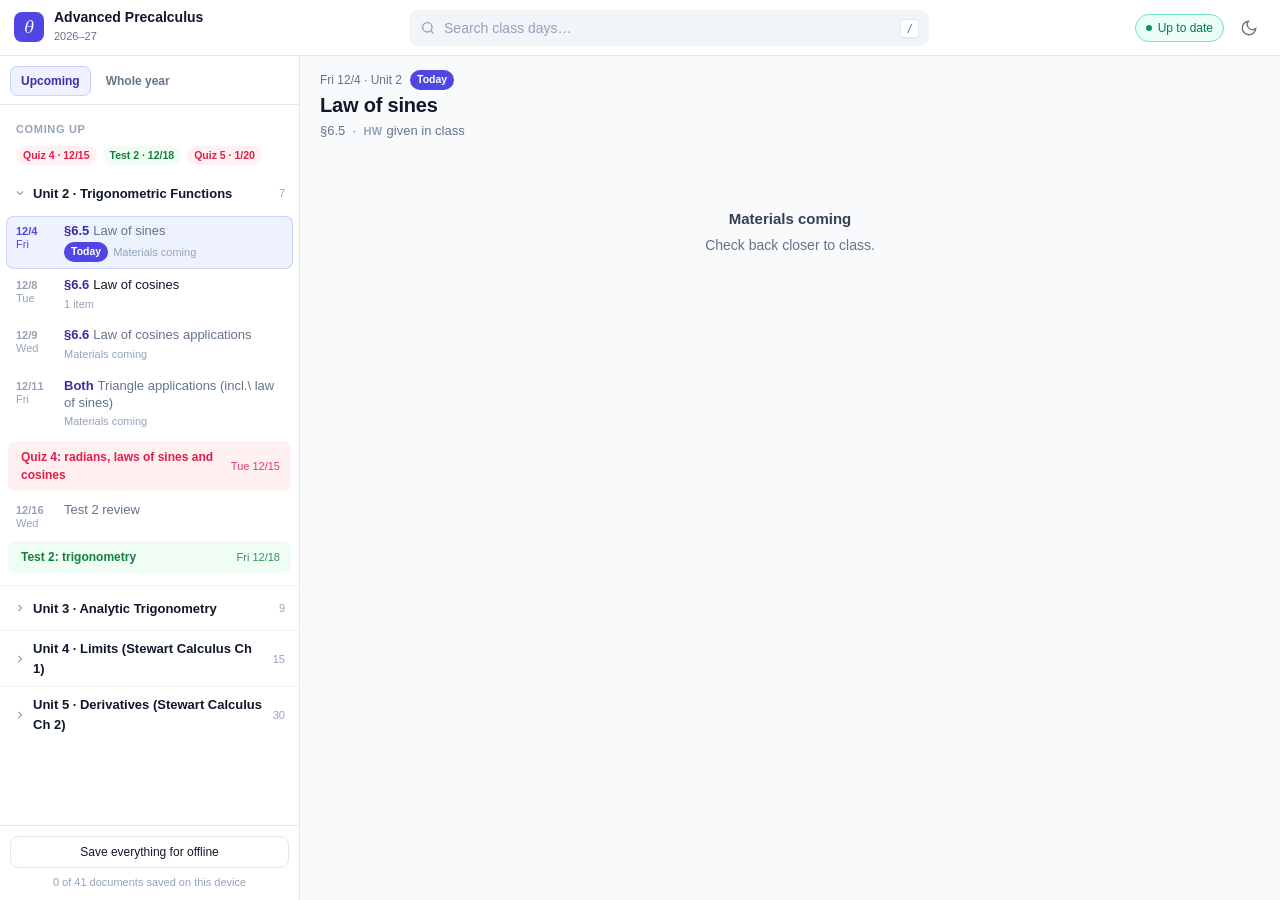
<file: index.html>
<!DOCTYPE html>
<html lang="en">
<head>
<meta charset="utf-8">
<meta name="viewport" content="width=device-width,initial-scale=1,viewport-fit=cover">
<meta name="robots" content="noindex,nofollow">
<meta name="theme-color" content="#4f46e5">
<meta name="apple-mobile-web-app-capable" content="yes">
<meta name="apple-mobile-web-app-title" content="Adv Precalc">
<title>Adv Precalc</title>
<link rel="manifest" href="manifest.webmanifest">
<link rel="icon" href="icons/icon-192.png">
<link rel="apple-touch-icon" href="icons/icon-192.png">
<link rel="stylesheet" href="style.css">
<script>try{var t=localStorage.getItem('advpc-theme');if(t)document.documentElement.dataset.theme=t}catch(e){}</script>
</head>
<body>

<div id="boot"><div><img src="icons/icon-192.png" alt="" width="52" height="52"><p id="bootmsg">Loading&hellip;</p></div></div>

<header id="top">
  <button class="iconbtn" id="backbtn" aria-label="Back to the class days" hidden>
    <svg width="20" height="20" viewBox="0 0 24 24" fill="none" stroke="currentColor" stroke-width="2"><path d="M15 18l-6-6 6-6"/></svg>
  </button>
  <a class="brand" href="#" id="brand"><img src="icons/icon-192.png" alt="" class="mark"><div><b class="long">Advanced Precalculus</b><b class="short">Adv Precalc</b><span id="year">2026&ndash;27</span></div></a>
  <div id="searchwrap">
    <svg width="16" height="16" viewBox="0 0 24 24" fill="none" stroke="currentColor" stroke-width="2"><circle cx="11" cy="11" r="7"/><path d="M20 20l-3.5-3.5"/></svg>
    <input id="search" type="search" placeholder="Search class days&hellip;" autocomplete="off" spellcheck="false" aria-label="Search">
    <kbd>/</kbd>
    <div id="results" role="listbox"></div>
  </div>
  <div class="spacer">
    <span class="pillstat" id="netpill"><span class="dot"></span><span id="nettext">Checking&hellip;</span></span>
    <button class="iconbtn" id="themebtn" title="Night mode" aria-label="Toggle night mode">
      <svg width="18" height="18" viewBox="0 0 24 24" fill="none" stroke="currentColor" stroke-width="1.8"><path d="M21 12.8A9 9 0 1 1 11.2 3a7 7 0 0 0 9.8 9.8z"/></svg>
    </button>
  </div>
</header>

<div id="main">
  <nav id="rail" aria-label="Class days">
    <div id="tabs" role="tablist">
      <button class="utab" data-view="upcoming" role="tab">Upcoming</button>
      <button class="utab" data-view="all" role="tab">Whole year</button>
    </div>
    <div id="railbody"></div>
    <div id="railfoot"><button class="btn-2" id="savebtn">Save everything for offline</button><div id="savenote"></div></div>
  </nav>
  <main id="reader">
    <div id="dochead"></div>
    <div id="chips" role="tablist"></div>
    <div id="stage"></div>
  </main>
</div>

<div id="toast"><span id="toastmsg"></span><button id="toastbtn">Reload</button></div>

<script src="app.js"></script>
</body>
</html>
</file>
<file: style.css>
/* Student-app shell — the house look of calc's and astro's sites (Ryan, 2026-11-04:
   "I like those designs better").  This file is byte-identical in
     Adv_Physics/Admin/app/shell/style.css   and   AdvPrecalc/admin/app/shell/style.css
   Edit one, copy it to the other.  Nothing course-specific lives here.

   No CDN, no webfont: an offline-first app cannot depend on a network fetch for its
   own chrome.  System stack (SF on Apple).  Palette is astro's (milagro's): slate ink,
   indigo primary.  Night mode: the head script sets data-theme from the saved choice or
   the phone's setting; the media block covers a page where that script did not run.

   Layout: a top bar; a rail (tabs, collapsible units, day rows); a reader (day head,
   document chips, the document).  At phone width the rail is the home screen and a
   day opens full screen with a back arrow (body.reading). */
*,*::before,*::after{box-sizing:border-box}
[hidden]{display:none!important}
:root{
  --bg:#f8fafc; --panel:#fff; --line:#e2e8f0; --line-soft:#f1f5f9;
  --ink:#0f172a; --ink-2:#334155; --ink-3:#64748b; --ink-4:#94a3b8;
  --accent:#4f46e5; --accent-2:#4338ca; --accent-bg:#eef2ff; --accent-line:#c7d2fe; --accent-ink:#3730a3;
  --ok:#059669; --ok-bg:#ecfdf5; --ok-line:#6ee7b7; --ok-ink:#047857;
  --lab:#7c3aed; --lab-bg:#f5f3ff; --quiz:#e11d48; --quiz-bg:#fff1f2; --test:#15803d; --test-bg:#f0fdf4;
  --mid:#b45309; --mid-bg:#fffbeb;
  --rail:300px; --shadow:0 1px 2px rgba(15,23,42,.06); --shadow-md:0 8px 24px rgba(15,23,42,.12);
  color-scheme:light;
}
@media (prefers-color-scheme:dark){:root:not([data-theme="light"]){
  --bg:#0b1020; --panel:#111830; --line:#1f2a44; --line-soft:#172036;
  --ink:#e2e8f0; --ink-2:#cbd5e1; --ink-3:#94a3b8; --ink-4:#64748b;
  --accent:#818cf8; --accent-2:#a5b4fc; --accent-bg:#1e1b4b; --accent-line:#3730a3; --accent-ink:#c7d2fe;
  --ok:#34d399; --ok-bg:#052e22; --ok-line:#065f46; --ok-ink:#6ee7b7;
  --lab:#a78bfa; --lab-bg:#1e1538; --quiz:#fb7185; --quiz-bg:#2d0b16; --test:#4ade80; --test-bg:#052e16;
  --mid:#fbbf24; --mid-bg:#2a1f05;
  --shadow:0 1px 2px rgba(0,0,0,.4); --shadow-md:0 8px 24px rgba(0,0,0,.5);
  color-scheme:dark}}
:root[data-theme="dark"]{
  --bg:#0b1020; --panel:#111830; --line:#1f2a44; --line-soft:#172036;
  --ink:#e2e8f0; --ink-2:#cbd5e1; --ink-3:#94a3b8; --ink-4:#64748b;
  --accent:#818cf8; --accent-2:#a5b4fc; --accent-bg:#1e1b4b; --accent-line:#3730a3; --accent-ink:#c7d2fe;
  --ok:#34d399; --ok-bg:#052e22; --ok-line:#065f46; --ok-ink:#6ee7b7;
  --lab:#a78bfa; --lab-bg:#1e1538; --quiz:#fb7185; --quiz-bg:#2d0b16; --test:#4ade80; --test-bg:#052e16;
  --mid:#fbbf24; --mid-bg:#2a1f05;
  --shadow:0 1px 2px rgba(0,0,0,.4); --shadow-md:0 8px 24px rgba(0,0,0,.5);
  color-scheme:dark}

html,body{height:100%}
html{-webkit-text-size-adjust:100%}
body{margin:0;background:var(--bg);color:var(--ink);overflow:hidden;display:flex;flex-direction:column;
  font:14px/1.5 -apple-system,BlinkMacSystemFont,"Segoe UI",Roboto,Helvetica,Arial,sans-serif;
  -webkit-font-smoothing:antialiased}
button,input{font:inherit;color:inherit}
button{background:none;border:0;cursor:pointer;padding:0;-webkit-tap-highlight-color:transparent}
button:disabled{cursor:default}
a{color:var(--accent);text-decoration:none}
kbd{font:11px/1 ui-monospace,SFMono-Regular,Menlo,monospace;padding:3px 5px;border:1px solid var(--line);
  border-bottom-width:2px;border-radius:4px;background:var(--panel);color:var(--ink-3);white-space:nowrap}
:focus-visible{outline:2px solid var(--accent);outline-offset:2px}
::-webkit-scrollbar{width:10px;height:10px}
::-webkit-scrollbar-thumb{background:var(--line);border-radius:6px;border:3px solid transparent;background-clip:content-box}
mark{background:color-mix(in srgb,#facc15 45%,transparent);color:inherit;border-radius:2px}

#boot{position:fixed;inset:0;display:grid;place-items:center;background:var(--bg);z-index:100;text-align:center;color:var(--ink-3)}
#boot img{border-radius:12px}
#boot p{font-size:13px;margin-top:12px;padding:0 24px}
body.ready #boot{display:none}

/* ── top bar ── */
#top{flex:0 0 auto;min-height:56px;background:var(--panel);border-bottom:1px solid var(--line);display:flex;align-items:center;
  gap:12px;padding:env(safe-area-inset-top) max(14px,env(safe-area-inset-right)) 0 max(14px,env(safe-area-inset-left));
  position:relative;z-index:30}
.iconbtn{width:34px;height:34px;display:grid;place-items:center;border-radius:8px;color:var(--ink-3);flex:0 0 auto}
.iconbtn:hover{background:var(--line-soft);color:var(--ink)}
.brand{display:flex;align-items:center;gap:10px;flex:0 0 auto;color:var(--ink);min-width:0}
.brand .mark{width:30px;height:30px;border-radius:8px;flex:0 0 auto}
.brand b{font-size:14px;font-weight:600;display:block;line-height:1.2;white-space:nowrap}
.brand span{font-size:11px;color:var(--ink-3);white-space:nowrap}
.brand .short{display:none}
#searchwrap{flex:1 1 auto;max-width:520px;margin:0 auto;position:relative;min-width:0}
#search{width:100%;height:36px;padding:0 40px 0 34px;background:var(--line-soft);border:1px solid transparent;
  border-radius:9px;outline:none;-webkit-appearance:none;appearance:none}
#search::placeholder{color:var(--ink-4)}
#search:focus{background:var(--panel);border-color:var(--accent-line);box-shadow:0 0 0 3px rgba(79,70,229,.14)}
#searchwrap>svg{position:absolute;left:11px;top:10px;color:var(--ink-4);pointer-events:none}
#searchwrap kbd{position:absolute;right:10px;top:9px;pointer-events:none}
#results{position:absolute;left:0;right:0;top:42px;background:var(--panel);border:1px solid var(--line);
  border-radius:10px;box-shadow:var(--shadow-md);max-height:60vh;overflow:auto;display:none;z-index:50}
#results.open{display:block}
.res{display:block;width:100%;text-align:left;padding:8px 12px;border-bottom:1px solid var(--line-soft)}
.res:last-child{border-bottom:0}
.res:hover,.res.on{background:var(--accent-bg)}
.res b{font-weight:500;display:block}
.res span{font-size:12px;color:var(--ink-3)}
.spacer{display:flex;align-items:center;gap:8px;flex:0 0 auto}
.pillstat{display:flex;align-items:center;gap:6px;font-size:12px;padding:4px 10px;border-radius:999px;
  border:1px solid var(--ok-line);background:var(--ok-bg);color:var(--ok-ink);white-space:nowrap}
.pillstat.off{border-color:var(--line);background:var(--line-soft);color:var(--ink-3)}
.pillstat.off .dot{background:var(--ink-4)}
.dot{width:6px;height:6px;border-radius:50%;background:var(--ok);flex:0 0 auto}

/* ── layout ── */
#main{flex:1 1 auto;display:flex;min-height:0}
#rail{width:var(--rail);flex:0 0 auto;background:var(--panel);border-right:1px solid var(--line);
  display:flex;flex-direction:column;overflow:hidden}
#railbody{flex:1 1 auto;overflow-y:auto;overflow-x:hidden;padding:4px 0 12px;-webkit-overflow-scrolling:touch}
#railfoot{border-top:1px solid var(--line);padding:10px 10px calc(10px + env(safe-area-inset-bottom))}
#savenote{font-size:11px;color:var(--ink-4);text-align:center;margin-top:6px}
#savenote:empty{display:none}
#reader{flex:1 1 auto;overflow:hidden;position:relative;display:flex;flex-direction:column;min-width:0}

/* rail tabs (astro's unit tabs) */
#tabs{display:flex;gap:4px;padding:10px 10px 8px;border-bottom:1px solid var(--line);flex-wrap:wrap;flex:0 0 auto}
.utab{padding:5px 10px;border-radius:7px;font-size:12px;font-weight:600;color:var(--ink-3);border:1px solid transparent}
.utab:hover{background:var(--line-soft);color:var(--ink)}
.utab.on{background:var(--accent-bg);color:var(--accent-ink);border-color:var(--accent-line)}

/* rail sections, coming-up strip */
.rsec{padding:12px 16px 4px;font-size:11px;font-weight:600;letter-spacing:.06em;text-transform:uppercase;color:var(--ink-4)}
.soon{display:flex;gap:6px;flex-wrap:wrap;padding:4px 16px 6px}

/* collapsible units (calc's unit heads) */
.ufold{border-bottom:1px solid var(--line-soft)}
.ufold:last-child{border-bottom:0}
summary.unit{display:flex;align-items:center;gap:7px;min-height:44px;padding:8px 14px;cursor:pointer;list-style:none;
  -webkit-tap-highlight-color:transparent;touch-action:manipulation}
summary.unit::-webkit-details-marker{display:none}
summary.unit:hover{background:var(--line-soft)}
summary.unit .chev{display:inline-grid;place-items:center;color:var(--ink-4);transition:transform .16s ease;flex:0 0 auto}
.ufold[open]>summary.unit .chev{transform:rotate(90deg)}
summary.unit b{font-size:13px;font-weight:600;flex:1 1 auto;min-width:0}
summary.unit .n{font-size:11px;font-weight:500;color:var(--ink-4);flex:0 0 auto}
.ufold[open]{padding-bottom:8px}
details.earlier>summary{list-style:none;cursor:pointer;font-size:12px;color:var(--ink-3);padding:6px 16px 6px 58px}
details.earlier>summary::-webkit-details-marker{display:none}
details.earlier>summary::before{content:'\25B8';display:inline-block;margin-right:6px;transition:transform .15s}
details.earlier[open]>summary::before{transform:rotate(90deg)}

/* day rows (astro's) */
.drow{width:calc(100% - 12px);margin:1px 6px;text-align:left;display:flex;gap:10px;align-items:flex-start;padding:7px 10px;
  border-radius:8px;color:var(--ink);scroll-margin:80px}
.drow:hover{background:var(--line-soft)}
.drow.on{background:var(--accent-bg);box-shadow:inset 0 0 0 1px var(--accent-line)}
.drow.past{opacity:.62}
.drow.on.past{opacity:1}
.drow.empty .dtitle{color:var(--ink-3);font-weight:400}
.ddate{width:38px;flex:0 0 auto;font-size:11px;font-weight:600;color:var(--ink-4);padding-top:2px;font-variant-numeric:tabular-nums;line-height:1.2}
.ddate i{display:block;font-style:normal;font-weight:500}
.drow.today .ddate{color:var(--accent)}
.dmeta{flex:1 1 auto;min-width:0}
.dtitle{font-size:13px;font-weight:500;line-height:1.3}
.dcode{font-weight:600;color:var(--accent-ink);margin-right:4px}
.dsub{font-size:11px;color:var(--ink-4);margin-top:2px;display:flex;gap:5px;flex-wrap:wrap;align-items:center}
.dsub .ok{width:6px;height:6px;border-radius:50%;background:var(--ok)}
.brk{margin:6px 16px;padding:6px 0 0;border-top:1px dashed var(--line);font-size:11px;font-style:italic;color:var(--ink-4)}
.assess{display:flex;justify-content:space-between;align-items:center;gap:8px;width:calc(100% - 16px);margin:4px 8px;padding:6px 10px 6px 12px;
  border-radius:7px;border:1px solid var(--line);background:var(--bg);font-size:12px;font-weight:600;color:var(--ink-2);text-align:left}
.assess:hover{border-color:var(--accent-line)}
.assess.on{border-color:var(--accent);box-shadow:inset 0 0 0 1px var(--accent)}
.assess.quiz{border-color:transparent;background:var(--quiz-bg);color:var(--quiz)}
.assess.test{border-color:transparent;background:var(--test-bg);color:var(--test)}
.assess.past{opacity:.62}
.assess span{font-weight:500;font-size:11px;opacity:.85;white-space:nowrap;font-variant-numeric:tabular-nums}
.nowline{display:flex;align-items:center;gap:8px;margin:4px 14px;font-size:10.5px;font-weight:600;color:var(--accent);text-transform:uppercase;letter-spacing:.06em}
.nowline::after{content:"";flex:1;height:1px;background:var(--accent-line)}
.tag{font-size:10.5px;font-weight:600;padding:1px 6px;border-radius:999px;border:1px solid var(--line);color:var(--ink-3);background:var(--panel);white-space:nowrap}
.tag.lab{color:var(--lab);background:var(--lab-bg);border-color:transparent}
.tag.quiz{color:var(--quiz);background:var(--quiz-bg);border-color:transparent}
.tag.test{color:var(--test);background:var(--test-bg);border-color:transparent}
.tag.hw{color:var(--mid);background:var(--mid-bg);border-color:transparent}
.tag.today{color:#fff;background:var(--accent);border-color:transparent}
.btn-2{display:inline-flex;align-items:center;justify-content:center;gap:6px;font-weight:500;border-radius:8px;
  border:1px solid var(--line);background:var(--panel);color:var(--ink);padding:6px 10px;font-size:12px;width:100%}
.btn-2:hover{background:var(--line-soft)}
.btn-2:disabled{opacity:.55}

/* ── reader ── */
#dochead{padding:14px 20px 8px;display:flex;align-items:flex-start;gap:12px;flex:0 0 auto}
#dochead:empty{display:none}
.dh-main{flex:1 1 auto;min-width:0}
.dh-kicker{font-size:12px;color:var(--ink-3);display:flex;gap:8px;align-items:center;flex-wrap:wrap}
.dh-title{font-size:20px;font-weight:600;letter-spacing:-.01em;margin:2px 0 0;line-height:1.3}
.dh-sub{font-size:13px;color:var(--ink-3);margin-top:3px}
.dh-sub b{font-size:11px;font-weight:600;text-transform:uppercase;letter-spacing:.04em;color:var(--ink-4);margin-right:4px}
.dh-tools{display:flex;gap:4px;flex:0 0 auto}
#chips{display:flex;gap:6px;padding:4px 20px 10px;overflow-x:auto;border-bottom:1px solid var(--line);flex:0 0 auto;scrollbar-width:none}
#chips::-webkit-scrollbar{display:none}
#chips:empty{display:none}
.chip{display:inline-flex;align-items:center;gap:6px;white-space:nowrap;padding:6px 12px;border-radius:999px;flex:0 0 auto;
  border:1px solid var(--line);background:var(--panel);font-size:13px;font-weight:500;color:var(--ink-2);box-shadow:var(--shadow)}
.chip:hover{border-color:var(--accent-line)}
.chip.on{background:var(--accent);border-color:var(--accent);color:#fff}
.chip small{font-size:10.5px;font-weight:600;opacity:.7;text-transform:uppercase;letter-spacing:.04em}
.chip .ok{width:6px;height:6px;border-radius:50%;background:var(--ok)}
.chip.on .ok{background:#fff}
#stage{flex:1 1 auto;position:relative;overflow:hidden;background:var(--bg)}
#stage:fullscreen{background:#000}
#stage iframe{position:absolute;inset:0;width:100%;height:100%;border:0;background:#fff}
#stage .pane{position:absolute;inset:0;overflow:auto;-webkit-overflow-scrolling:touch}
.pdfview{position:absolute;inset:0;overflow:auto;-webkit-overflow-scrolling:touch;background:#525659;padding:8px 8px calc(8px + env(safe-area-inset-bottom))}
.pdfview canvas{display:block;width:100%;height:auto;margin:0 auto 8px;background:#fff;box-shadow:0 1px 4px rgba(0,0,0,.35)}
.pdfmsg{color:#e5e7eb;text-align:center;padding:40px 16px;font-size:14px}
.emptyday{color:var(--ink-3);text-align:center;padding:60px 20px;max-width:520px;margin:0 auto}
.emptyday b{display:block;color:var(--ink-2);font-size:15px;margin-bottom:4px}

/* toast */
#toast{position:fixed;left:50%;bottom:calc(20px + env(safe-area-inset-bottom));transform:translate(-50%,160px);background:var(--ink);color:var(--bg);
  padding:10px 14px;border-radius:10px;display:flex;gap:12px;align-items:center;box-shadow:var(--shadow-md);transition:transform .25s;
  z-index:60;font-size:13px;max-width:calc(100% - 32px)}
#toast.show{transform:translate(-50%,0)}
#toastbtn{color:var(--accent-line);font-weight:600}
:root[data-theme="dark"] #toastbtn{color:var(--accent-2)}

/* ── phone ── */
@media (max-width:760px){
  #top{gap:8px}
  #searchwrap kbd{display:none}
  #search{padding-right:10px}
  #results{position:fixed;left:8px;right:8px;top:calc(60px + env(safe-area-inset-top))}
  .brand span{display:none}
  .brand .long{display:none}
  .brand .short{display:block}
  #nettext{display:none}
  .pillstat{padding:4px 6px}
  #rail{width:100%;border-right:0}
  #reader{display:none}
  body.reading #rail{display:none}
  body.reading #reader{display:flex}
  body.reading .brand div{display:none}
  .drow{padding:9px 10px}
  #dochead{padding:10px 14px 6px}
  #chips{padding:4px 14px 10px}
  .dh-title{font-size:17px}
}
</file>
